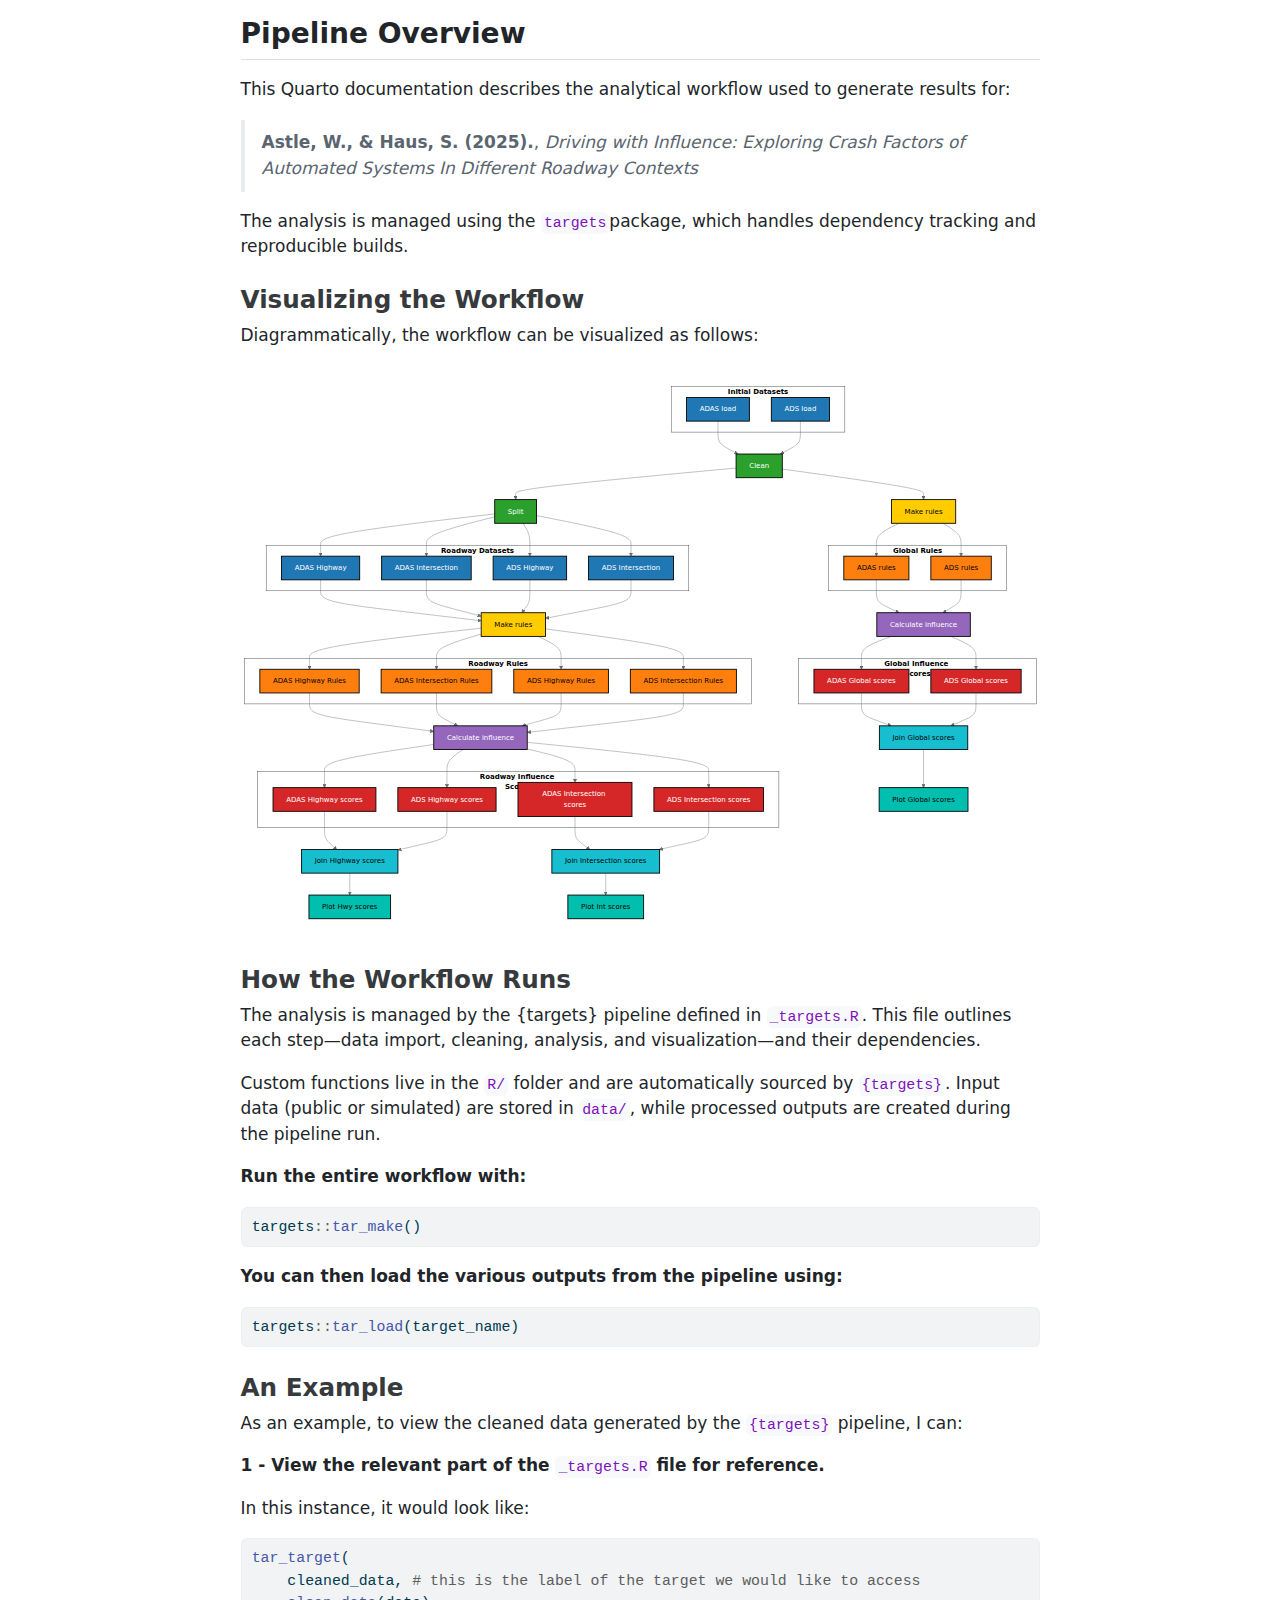
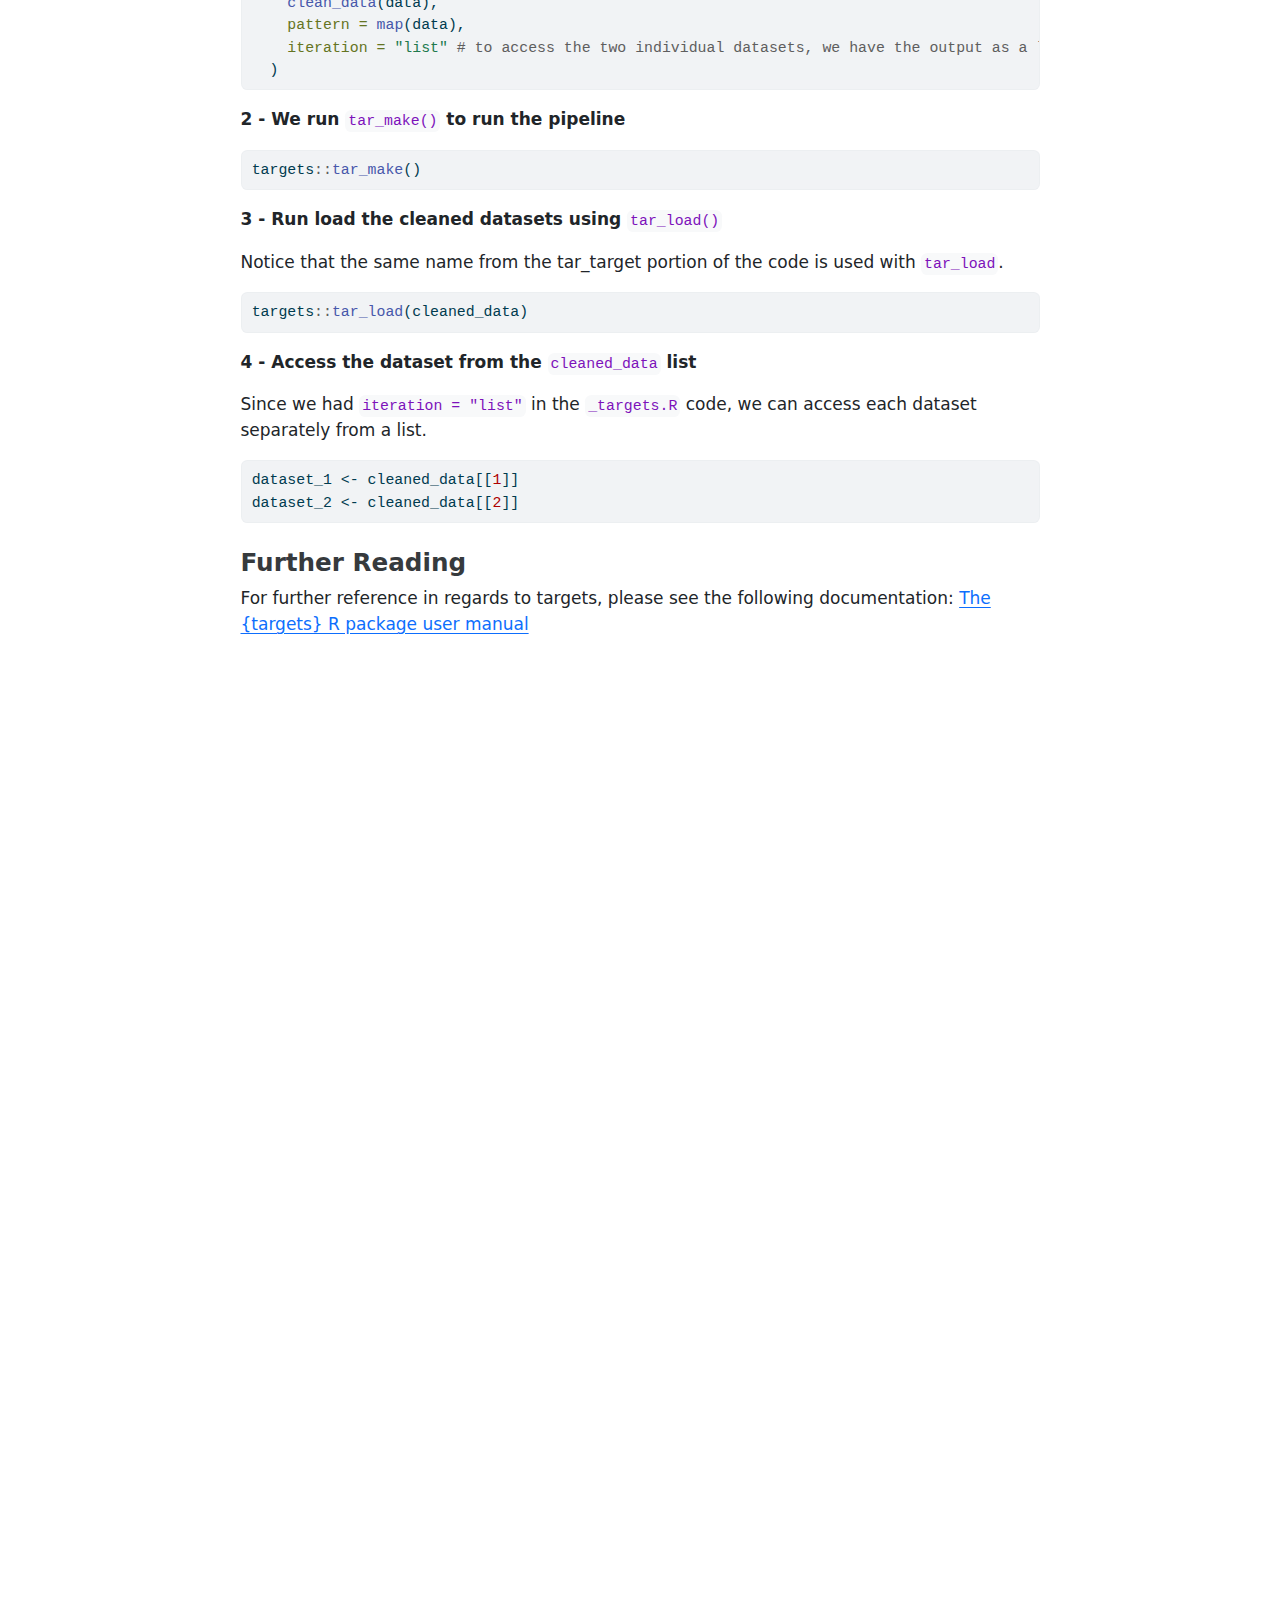
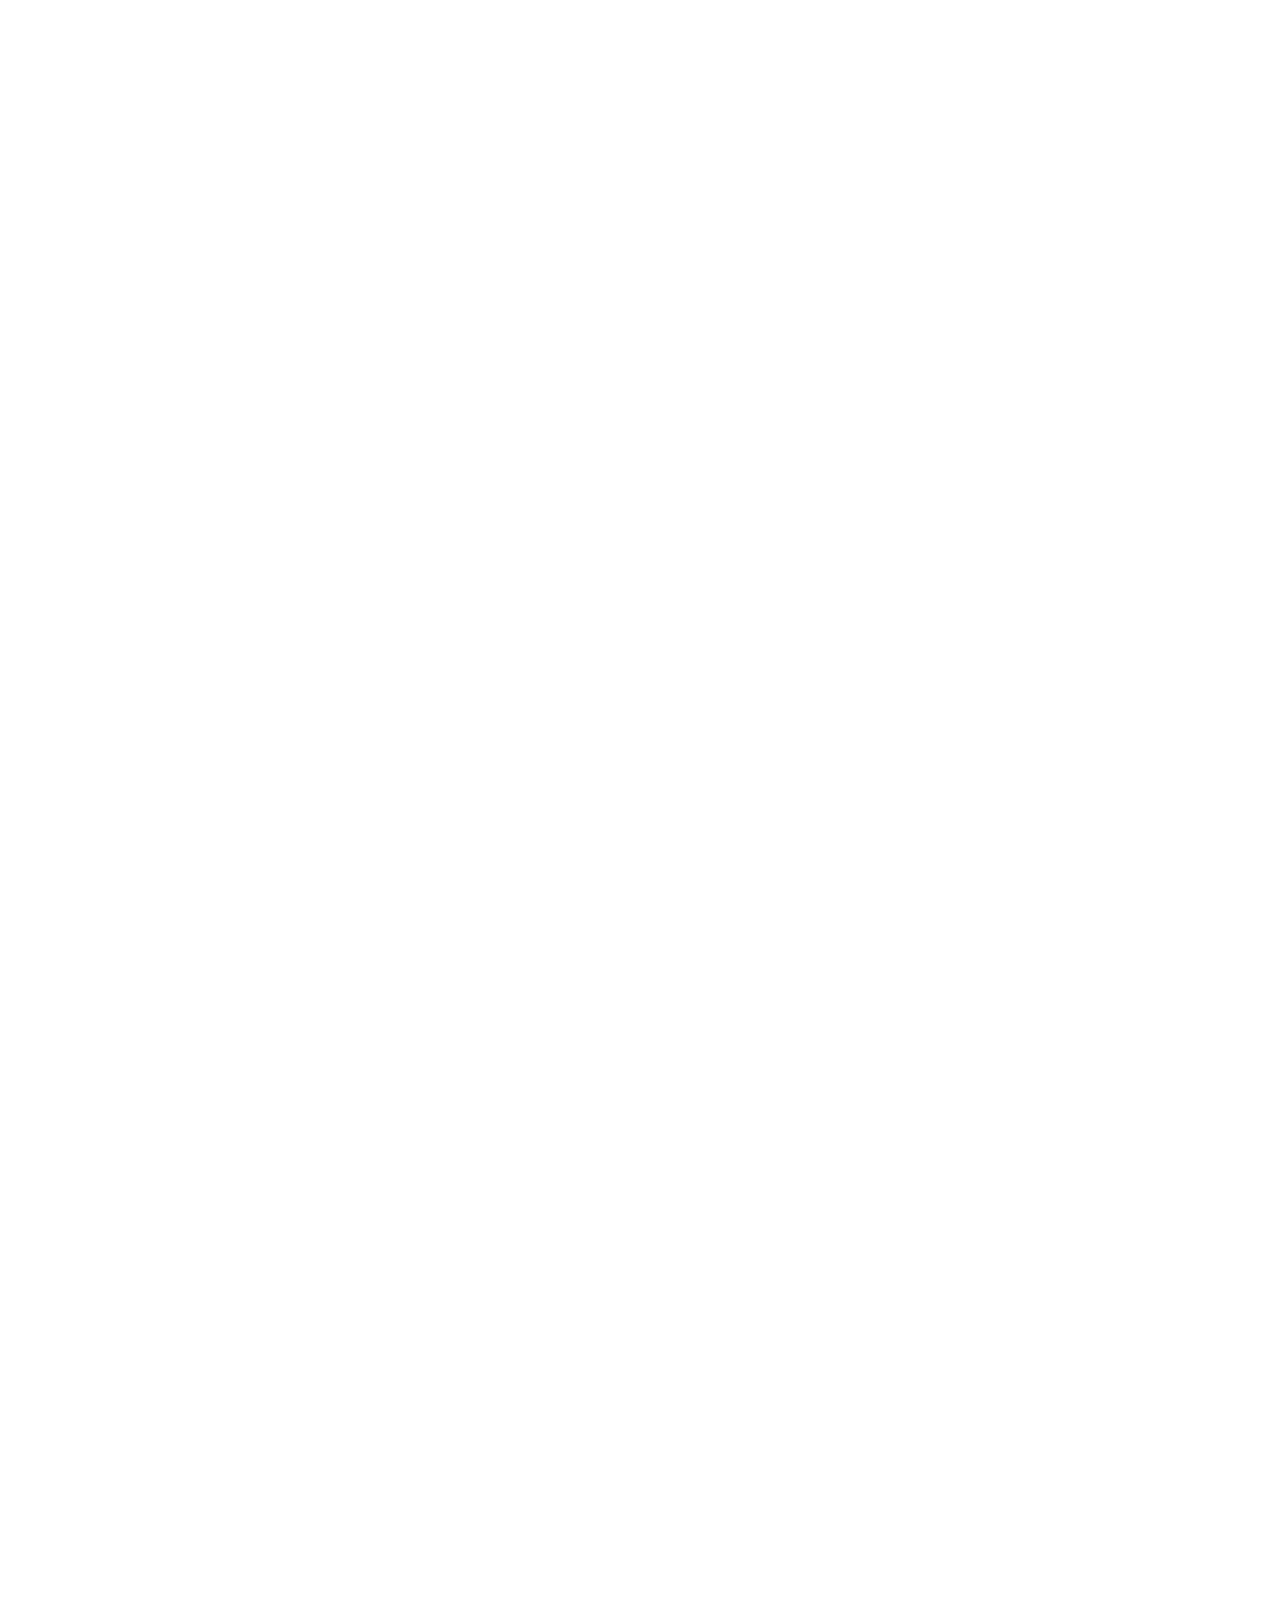
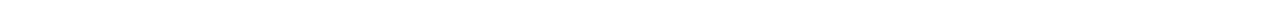
<file: docs/index.html>
<html xmlns="http://www.w3.org/1999/xhtml">    
  <head>      
    <title>Redirect to overview.html</title>      
    <meta http-equiv="refresh" content="0;URL='overview.html'" />    
  </head>    
  <body> 
  </body>  
</html>
</file>
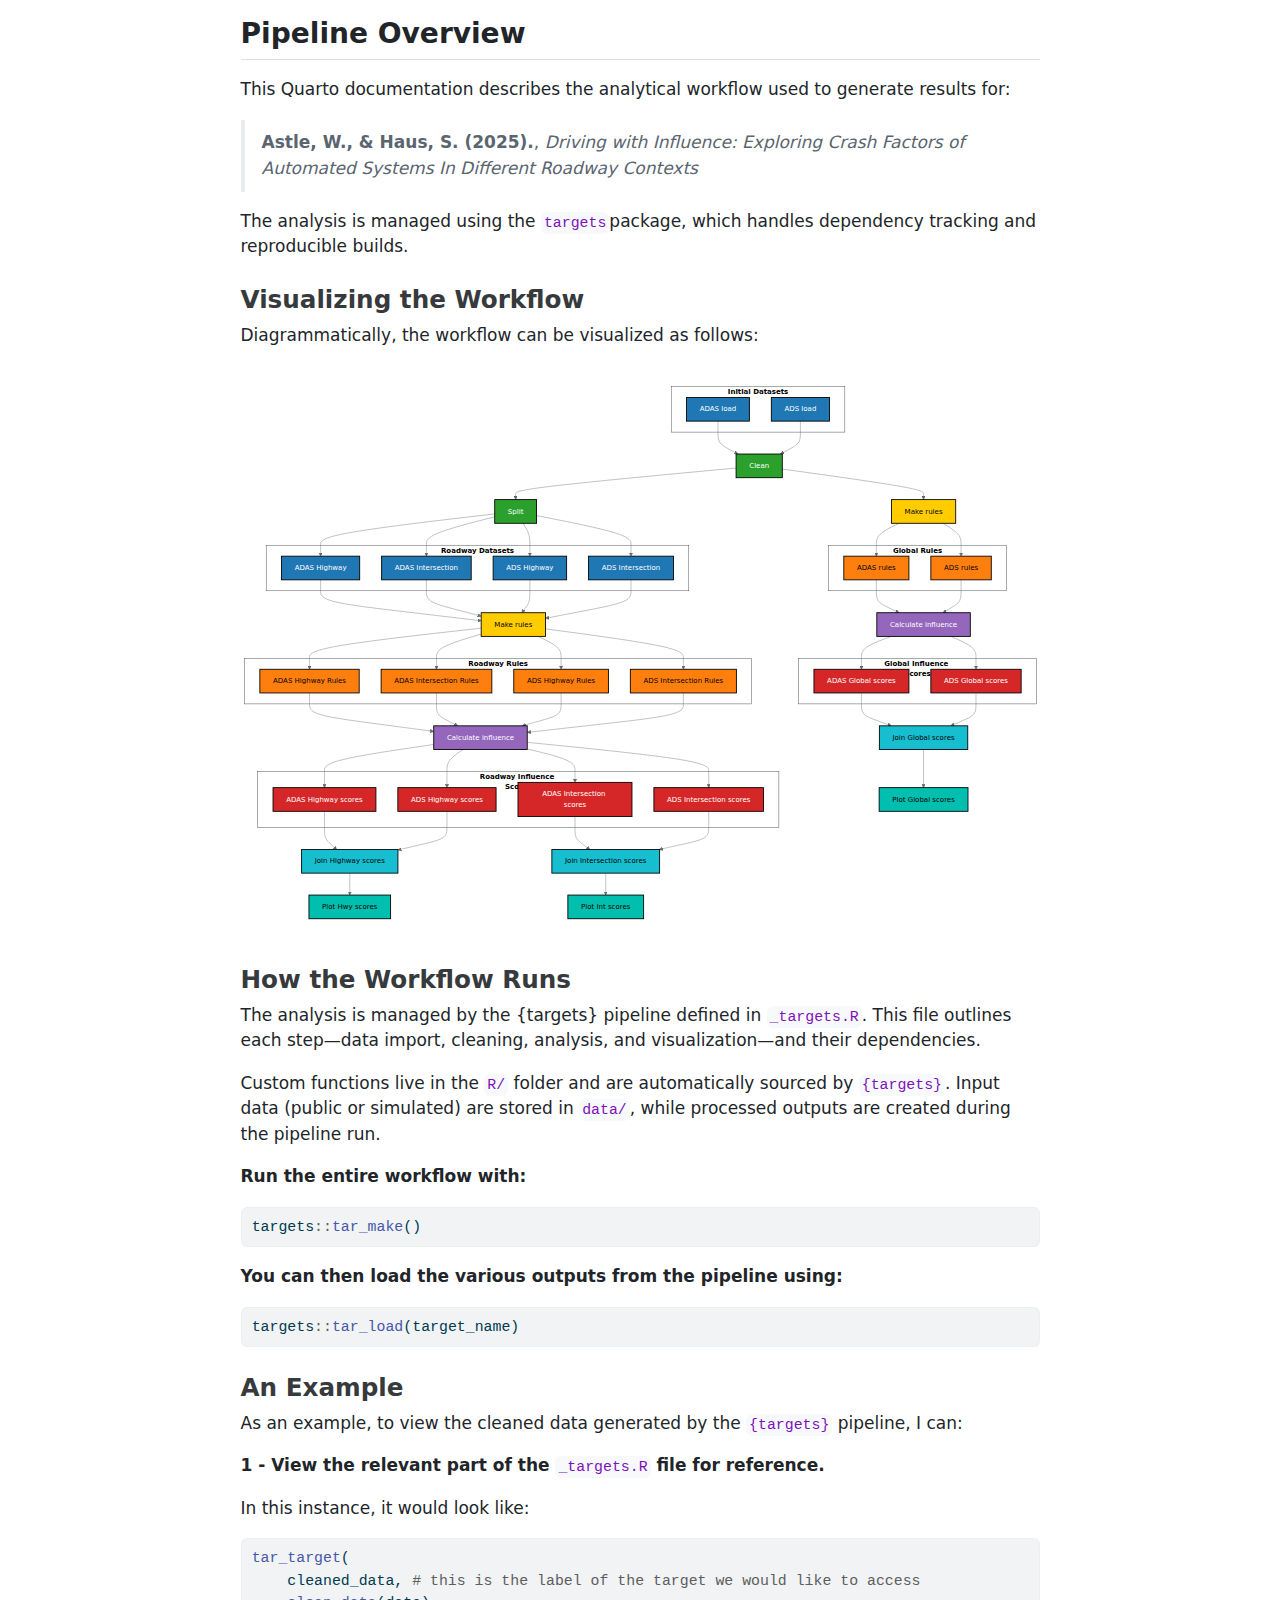
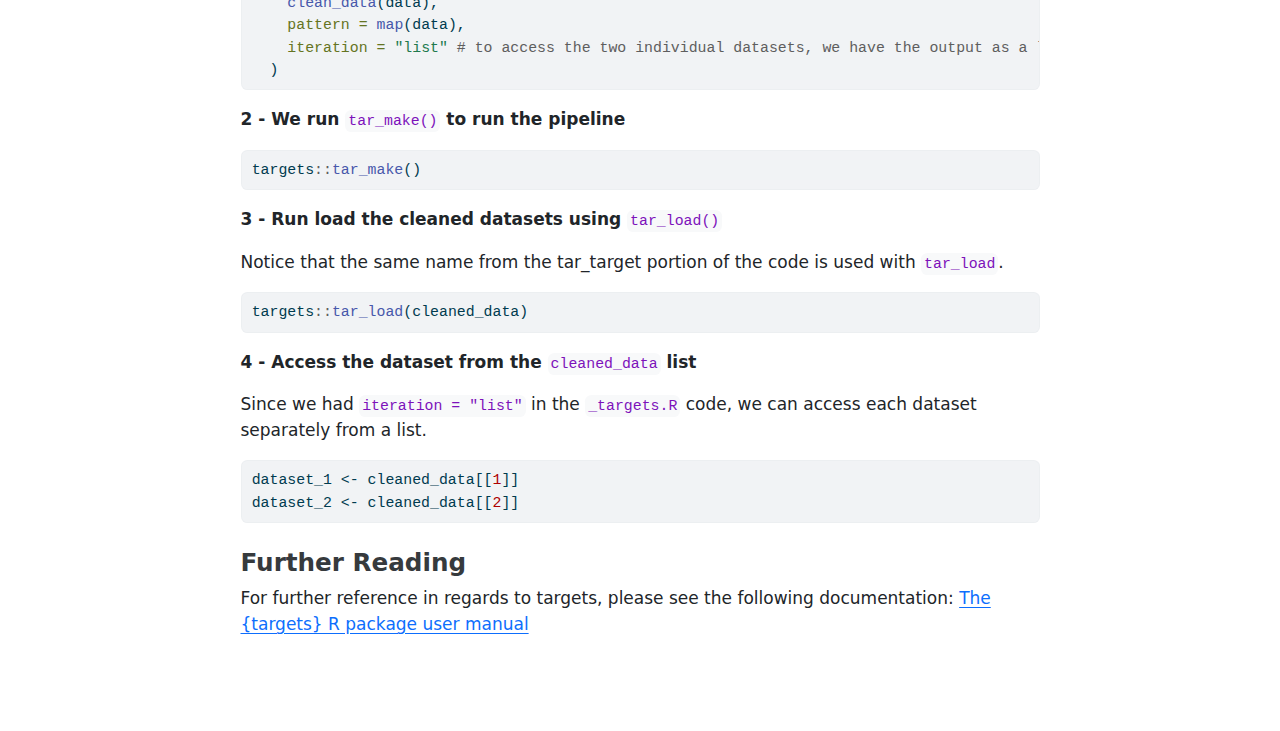
<file: docs/overview.html>
<!DOCTYPE html>
<html xmlns="http://www.w3.org/1999/xhtml" lang="en" xml:lang="en"><head>

<meta charset="utf-8">
<meta name="generator" content="quarto-1.7.33">

<meta name="viewport" content="width=device-width, initial-scale=1.0, user-scalable=yes">


<title>overview</title>
<style>
code{white-space: pre-wrap;}
span.smallcaps{font-variant: small-caps;}
div.columns{display: flex; gap: min(4vw, 1.5em);}
div.column{flex: auto; overflow-x: auto;}
div.hanging-indent{margin-left: 1.5em; text-indent: -1.5em;}
ul.task-list{list-style: none;}
ul.task-list li input[type="checkbox"] {
  width: 0.8em;
  margin: 0 0.8em 0.2em -1em; /* quarto-specific, see https://github.com/quarto-dev/quarto-cli/issues/4556 */ 
  vertical-align: middle;
}
/* CSS for syntax highlighting */
html { -webkit-text-size-adjust: 100%; }
pre > code.sourceCode { white-space: pre; position: relative; }
pre > code.sourceCode > span { display: inline-block; line-height: 1.25; }
pre > code.sourceCode > span:empty { height: 1.2em; }
.sourceCode { overflow: visible; }
code.sourceCode > span { color: inherit; text-decoration: inherit; }
div.sourceCode { margin: 1em 0; }
pre.sourceCode { margin: 0; }
@media screen {
div.sourceCode { overflow: auto; }
}
@media print {
pre > code.sourceCode { white-space: pre-wrap; }
pre > code.sourceCode > span { text-indent: -5em; padding-left: 5em; }
}
pre.numberSource code
  { counter-reset: source-line 0; }
pre.numberSource code > span
  { position: relative; left: -4em; counter-increment: source-line; }
pre.numberSource code > span > a:first-child::before
  { content: counter(source-line);
    position: relative; left: -1em; text-align: right; vertical-align: baseline;
    border: none; display: inline-block;
    -webkit-touch-callout: none; -webkit-user-select: none;
    -khtml-user-select: none; -moz-user-select: none;
    -ms-user-select: none; user-select: none;
    padding: 0 4px; width: 4em;
  }
pre.numberSource { margin-left: 3em;  padding-left: 4px; }
div.sourceCode
  {   }
@media screen {
pre > code.sourceCode > span > a:first-child::before { text-decoration: underline; }
}
</style>


<script src="overview_files/libs/clipboard/clipboard.min.js"></script>
<script src="overview_files/libs/quarto-html/quarto.js" type="module"></script>
<script src="overview_files/libs/quarto-html/tabsets/tabsets.js" type="module"></script>
<script src="overview_files/libs/quarto-html/popper.min.js"></script>
<script src="overview_files/libs/quarto-html/tippy.umd.min.js"></script>
<script src="overview_files/libs/quarto-html/anchor.min.js"></script>
<link href="overview_files/libs/quarto-html/tippy.css" rel="stylesheet">
<link href="overview_files/libs/quarto-html/quarto-syntax-highlighting-ea385d0e468b0dd5ea5bf0780b1290d9.css" rel="stylesheet" id="quarto-text-highlighting-styles">
<script src="overview_files/libs/bootstrap/bootstrap.min.js"></script>
<link href="overview_files/libs/bootstrap/bootstrap-icons.css" rel="stylesheet">
<link href="overview_files/libs/bootstrap/bootstrap-f6452a09791e4273fdea940301d678ec.min.css" rel="stylesheet" append-hash="true" id="quarto-bootstrap" data-mode="light">
<script src="overview_files/libs/quarto-diagram/mermaid.min.js"></script>
<script src="overview_files/libs/quarto-diagram/mermaid-init.js"></script>
<link href="overview_files/libs/quarto-diagram/mermaid.css" rel="stylesheet">


</head>

<body class="fullcontent quarto-light">

<div id="quarto-content" class="page-columns page-rows-contents page-layout-article">

<main class="content" id="quarto-document-content">




<section id="pipeline-overview" class="level2">
<h2 class="anchored" data-anchor-id="pipeline-overview">Pipeline Overview</h2>
<p>This Quarto documentation describes the analytical workflow used to generate results for:</p>
<blockquote class="blockquote">
<p><strong>Astle, W., &amp; Haus, S. (2025).</strong>, <em>Driving with Influence: Exploring Crash Factors of Automated Systems In Different Roadway Contexts</em></p>
</blockquote>
<p>The analysis is managed using the <code>targets</code>package, which handles dependency tracking and reproducible builds.</p>
<section id="visualizing-the-workflow" class="level3">
<h3 class="anchored" data-anchor-id="visualizing-the-workflow">Visualizing the Workflow</h3>
<p>Diagrammatically, the workflow can be visualized as follows:</p>
<div class="cell" data-layout-align="default">
<div class="cell-output-display">
<div>
<p></p><figure class="figure"><p></p>
<div>
<pre class="mermaid mermaid-js">flowchart TD

    %% Define the look for subgraphs
    classDef blackText fill:none,color:black,font-weight:bold;

    %% Initial load (Blue)
    subgraph Initial_Datasets["Initial Datasets"]
        A[ADAS load]
        B[ADS load]
    end
    class Initial_Datasets blackText
    style A fill:#1f77b4,stroke:#000,stroke-width:2px,color:#fff
    style B fill:#1f77b4,stroke:#000,stroke-width:2px,color:#fff

    A --&gt; C[Clean]
    B --&gt; C
    style C fill:#2ca02c,stroke:#000,stroke-width:2px,color:#fff

    %% Make rules nodes (Bright Gold)
    C --&gt; D[Make rules]
    style D fill:#ffcc00,stroke:#000,stroke-width:2px,color:#000

    %% Global Rules (Orange)
    subgraph Global_Rules["Global Rules"]
        E[ADAS rules]
        F[ADS rules]
    end
    class Global_Rules blackText
    style E fill:#ff7f0e,stroke:#000,stroke-width:2px,color:#000
    style F fill:#ff7f0e,stroke:#000,stroke-width:2px,color:#000

    G[Calculate influence]
    style G fill:#9467bd,stroke:#000,stroke-width:2px,color:#fff

    D --&gt; E --&gt; G
    D --&gt; F --&gt; G

    G --&gt; H[ADAS Global scores]
    G --&gt; I[ADS Global scores]
    style H fill:#d62728,stroke:#000,stroke-width:2px,color:#fff
    style I fill:#d62728,stroke:#000,stroke-width:2px,color:#fff

    %% Initial Influence Scores
    subgraph Global_Influence_Scores["Global Influence Scores"]
        H
        I
    end
    class Global_Influence_Scores blackText

    %% Join / Plot nodes (Cyan / Gray)
    H --&gt; J[Join Global scores]
    I --&gt; J
    style J fill:#17becf,stroke:#000,stroke-width:2px,color:#000

    J --&gt; K[Plot Global scores]

    style K fill:#00bfae,stroke:#000,stroke-width:2px,color:#000

    %% Split step (Green)
    C --&gt; N[Split]
    style N fill:#2ca02c,stroke:#000,stroke-width:2px,color:#fff

    subgraph Roadway_Datasets["Roadway Datasets"]
        O[ADAS Highway]
        P[ADAS Intersection]
        Q[ADS Highway]
        R[ADS Intersection]
    end
    class Roadway_Datasets blackText
    style O fill:#1f77b4,stroke:#000,stroke-width:2px,color:#fff
    style P fill:#1f77b4,stroke:#000,stroke-width:2px,color:#fff
    style Q fill:#1f77b4,stroke:#000,stroke-width:2px,color:#fff
    style R fill:#1f77b4,stroke:#000,stroke-width:2px,color:#fff

    %% Make rules nodes (Bright Gold)
    N --&gt; O --&gt; S[Make rules]
    N --&gt; P --&gt; S
    N --&gt; Q --&gt; S
    N --&gt; R --&gt; S
    style S fill:#ffcc00,stroke:#000,stroke-width:2px,color:#000

    %% Roadway Rules (Orange)
    S --&gt; T[ADAS Highway Rules]
    S --&gt; U[ADAS Intersection Rules]
    S --&gt; V[ADS Highway Rules]
    S --&gt; W[ADS Intersection Rules]
    style T fill:#ff7f0e,stroke:#000,stroke-width:2px,color:#000
    style U fill:#ff7f0e,stroke:#000,stroke-width:2px,color:#000
    style V fill:#ff7f0e,stroke:#000,stroke-width:2px,color:#000
    style W fill:#ff7f0e,stroke:#000,stroke-width:2px,color:#000

    subgraph Roadway_Rules["Roadway Rules"]
    T
    U
    V
    W
    end
    class Roadway_Rules blackText

    %% Roadway Rules Influence (Purple)
    T --&gt; X[Calculate influence]
    U --&gt; X
    V --&gt; X
    W --&gt; X
    style X fill:#9467bd,stroke:#000,stroke-width:2px,color:#fff

    %% Scores (Red)
    X --&gt; Y[ADAS Highway scores]
    X --&gt; Z[ADAS Intersection scores]
    X --&gt; AA[ADS Highway scores]
    X --&gt; AB[ADS Intersection scores]
    style Y fill:#d62728,stroke:#000,stroke-width:2px,color:#fff
    style Z fill:#d62728,stroke:#000,stroke-width:2px,color:#fff
    style AA fill:#d62728,stroke:#000,stroke-width:2px,color:#fff
    style AB fill:#d62728,stroke:#000,stroke-width:2px,color:#fff

    subgraph Roadway_Influence_Scores["Roadway Influence Scores"]
    Y
    Z
    AA
    AB
    end
    class Roadway_Influence_Scores blackText
    
    %% Join / Plot nodes (Cyan / Gray)
Z --&gt; AC[Join Intersection scores] --&gt; AD[Plot Int scores]
style AC fill:#17becf,stroke:#000,stroke-width:2px,color:#000
style AD fill:#00bfae,stroke:#000,stroke-width:2px,color:#000

Y --&gt; AE[Join Highway scores] --&gt; AF[Plot Hwy scores]
style AE fill:#17becf,stroke:#000,stroke-width:2px,color:#000
style AF fill:#00bfae,stroke:#000,stroke-width:2px,color:#000

AA --&gt; AE
AB --&gt;AC

</pre>
</div>
<p></p></figure><p></p>
</div>
</div>
</div>
</section>
<section id="how-the-workflow-runs" class="level3">
<h3 class="anchored" data-anchor-id="how-the-workflow-runs">How the Workflow Runs</h3>
<p>The analysis is managed by the {targets} pipeline defined in <code>_targets.R</code>. This file outlines each step—data import, cleaning, analysis, and visualization—and their dependencies.</p>
<p>Custom functions live in the <code>R/</code> folder and are automatically sourced by <code>{targets}</code>. Input data (public or simulated) are stored in <code>data/</code>, while processed outputs are created during the pipeline run.</p>
<p><strong>Run the entire workflow with:</strong></p>
<div class="cell">
<div class="sourceCode cell-code" id="cb1"><pre class="sourceCode r code-with-copy"><code class="sourceCode r"><span id="cb1-1"><a href="#cb1-1" aria-hidden="true" tabindex="-1"></a>targets<span class="sc">::</span><span class="fu">tar_make</span>()</span></code><button title="Copy to Clipboard" class="code-copy-button"><i class="bi"></i></button></pre></div>
</div>
<p><strong>You can then load the various outputs from the pipeline using:</strong></p>
<div class="cell">
<div class="sourceCode cell-code" id="cb2"><pre class="sourceCode r code-with-copy"><code class="sourceCode r"><span id="cb2-1"><a href="#cb2-1" aria-hidden="true" tabindex="-1"></a>targets<span class="sc">::</span><span class="fu">tar_load</span>(target_name)</span></code><button title="Copy to Clipboard" class="code-copy-button"><i class="bi"></i></button></pre></div>
</div>
</section>
<section id="an-example" class="level3">
<h3 class="anchored" data-anchor-id="an-example">An Example</h3>
<p>As an example, to view the cleaned data generated by the <code>{targets}</code> pipeline, I can:</p>
<p><strong>1 - View the relevant part of the <code>_targets.R</code> file for reference.</strong></p>
<p>In this instance, it would look like:</p>
<div class="cell">
<div class="sourceCode cell-code" id="cb3"><pre class="sourceCode r code-with-copy"><code class="sourceCode r"><span id="cb3-1"><a href="#cb3-1" aria-hidden="true" tabindex="-1"></a><span class="fu">tar_target</span>(</span>
<span id="cb3-2"><a href="#cb3-2" aria-hidden="true" tabindex="-1"></a>    cleaned_data, <span class="co"># this is the label of the target we would like to access</span></span>
<span id="cb3-3"><a href="#cb3-3" aria-hidden="true" tabindex="-1"></a>    <span class="fu">clean_data</span>(data),</span>
<span id="cb3-4"><a href="#cb3-4" aria-hidden="true" tabindex="-1"></a>    <span class="at">pattern =</span> <span class="fu">map</span>(data),</span>
<span id="cb3-5"><a href="#cb3-5" aria-hidden="true" tabindex="-1"></a>    <span class="at">iteration =</span> <span class="st">"list"</span> <span class="co"># to access the two individual datasets, we have the output as a list</span></span>
<span id="cb3-6"><a href="#cb3-6" aria-hidden="true" tabindex="-1"></a>  )</span></code><button title="Copy to Clipboard" class="code-copy-button"><i class="bi"></i></button></pre></div>
</div>
<p><strong>2 - We run <code>tar_make()</code> to run the pipeline</strong></p>
<div class="cell">
<div class="sourceCode cell-code" id="cb4"><pre class="sourceCode r code-with-copy"><code class="sourceCode r"><span id="cb4-1"><a href="#cb4-1" aria-hidden="true" tabindex="-1"></a>targets<span class="sc">::</span><span class="fu">tar_make</span>()</span></code><button title="Copy to Clipboard" class="code-copy-button"><i class="bi"></i></button></pre></div>
</div>
<p><strong>3 - Run load the cleaned datasets using <code>tar_load()</code></strong></p>
<p>Notice that the same name from the tar_target portion of the code is used with <code>tar_load</code>.</p>
<div class="cell">
<div class="sourceCode cell-code" id="cb5"><pre class="sourceCode r code-with-copy"><code class="sourceCode r"><span id="cb5-1"><a href="#cb5-1" aria-hidden="true" tabindex="-1"></a>targets<span class="sc">::</span><span class="fu">tar_load</span>(cleaned_data)</span></code><button title="Copy to Clipboard" class="code-copy-button"><i class="bi"></i></button></pre></div>
</div>
<p><strong>4 - Access the dataset from the <code>cleaned_data</code> list</strong></p>
<p>Since we had <code>iteration = "list"</code> in the <code>_targets.R</code> code, we can access each dataset separately from a list.</p>
<div class="cell">
<div class="sourceCode cell-code" id="cb6"><pre class="sourceCode r code-with-copy"><code class="sourceCode r"><span id="cb6-1"><a href="#cb6-1" aria-hidden="true" tabindex="-1"></a>dataset_1 <span class="ot">&lt;-</span> cleaned_data[[<span class="dv">1</span>]]</span>
<span id="cb6-2"><a href="#cb6-2" aria-hidden="true" tabindex="-1"></a>dataset_2 <span class="ot">&lt;-</span> cleaned_data[[<span class="dv">2</span>]]</span></code><button title="Copy to Clipboard" class="code-copy-button"><i class="bi"></i></button></pre></div>
</div>
</section>
<section id="further-reading" class="level3">
<h3 class="anchored" data-anchor-id="further-reading">Further Reading</h3>
<p>For further reference in regards to targets, please see the following documentation: <a href="https://books.ropensci.org/targets/">The {targets} R package user manual</a></p>
</section>
</section>

</main>
<!-- /main column -->
<script id="quarto-html-after-body" type="application/javascript">
  window.document.addEventListener("DOMContentLoaded", function (event) {
    const icon = "";
    const anchorJS = new window.AnchorJS();
    anchorJS.options = {
      placement: 'right',
      icon: icon
    };
    anchorJS.add('.anchored');
    const isCodeAnnotation = (el) => {
      for (const clz of el.classList) {
        if (clz.startsWith('code-annotation-')) {                     
          return true;
        }
      }
      return false;
    }
    const onCopySuccess = function(e) {
      // button target
      const button = e.trigger;
      // don't keep focus
      button.blur();
      // flash "checked"
      button.classList.add('code-copy-button-checked');
      var currentTitle = button.getAttribute("title");
      button.setAttribute("title", "Copied!");
      let tooltip;
      if (window.bootstrap) {
        button.setAttribute("data-bs-toggle", "tooltip");
        button.setAttribute("data-bs-placement", "left");
        button.setAttribute("data-bs-title", "Copied!");
        tooltip = new bootstrap.Tooltip(button, 
          { trigger: "manual", 
            customClass: "code-copy-button-tooltip",
            offset: [0, -8]});
        tooltip.show();    
      }
      setTimeout(function() {
        if (tooltip) {
          tooltip.hide();
          button.removeAttribute("data-bs-title");
          button.removeAttribute("data-bs-toggle");
          button.removeAttribute("data-bs-placement");
        }
        button.setAttribute("title", currentTitle);
        button.classList.remove('code-copy-button-checked');
      }, 1000);
      // clear code selection
      e.clearSelection();
    }
    const getTextToCopy = function(trigger) {
        const codeEl = trigger.previousElementSibling.cloneNode(true);
        for (const childEl of codeEl.children) {
          if (isCodeAnnotation(childEl)) {
            childEl.remove();
          }
        }
        return codeEl.innerText;
    }
    const clipboard = new window.ClipboardJS('.code-copy-button:not([data-in-quarto-modal])', {
      text: getTextToCopy
    });
    clipboard.on('success', onCopySuccess);
    if (window.document.getElementById('quarto-embedded-source-code-modal')) {
      const clipboardModal = new window.ClipboardJS('.code-copy-button[data-in-quarto-modal]', {
        text: getTextToCopy,
        container: window.document.getElementById('quarto-embedded-source-code-modal')
      });
      clipboardModal.on('success', onCopySuccess);
    }
      var localhostRegex = new RegExp(/^(?:http|https):\/\/localhost\:?[0-9]*\//);
      var mailtoRegex = new RegExp(/^mailto:/);
        var filterRegex = new RegExp('/' + window.location.host + '/');
      var isInternal = (href) => {
          return filterRegex.test(href) || localhostRegex.test(href) || mailtoRegex.test(href);
      }
      // Inspect non-navigation links and adorn them if external
     var links = window.document.querySelectorAll('a[href]:not(.nav-link):not(.navbar-brand):not(.toc-action):not(.sidebar-link):not(.sidebar-item-toggle):not(.pagination-link):not(.no-external):not([aria-hidden]):not(.dropdown-item):not(.quarto-navigation-tool):not(.about-link)');
      for (var i=0; i<links.length; i++) {
        const link = links[i];
        if (!isInternal(link.href)) {
          // undo the damage that might have been done by quarto-nav.js in the case of
          // links that we want to consider external
          if (link.dataset.originalHref !== undefined) {
            link.href = link.dataset.originalHref;
          }
        }
      }
    function tippyHover(el, contentFn, onTriggerFn, onUntriggerFn) {
      const config = {
        allowHTML: true,
        maxWidth: 500,
        delay: 100,
        arrow: false,
        appendTo: function(el) {
            return el.parentElement;
        },
        interactive: true,
        interactiveBorder: 10,
        theme: 'quarto',
        placement: 'bottom-start',
      };
      if (contentFn) {
        config.content = contentFn;
      }
      if (onTriggerFn) {
        config.onTrigger = onTriggerFn;
      }
      if (onUntriggerFn) {
        config.onUntrigger = onUntriggerFn;
      }
      window.tippy(el, config); 
    }
    const noterefs = window.document.querySelectorAll('a[role="doc-noteref"]');
    for (var i=0; i<noterefs.length; i++) {
      const ref = noterefs[i];
      tippyHover(ref, function() {
        // use id or data attribute instead here
        let href = ref.getAttribute('data-footnote-href') || ref.getAttribute('href');
        try { href = new URL(href).hash; } catch {}
        const id = href.replace(/^#\/?/, "");
        const note = window.document.getElementById(id);
        if (note) {
          return note.innerHTML;
        } else {
          return "";
        }
      });
    }
    const xrefs = window.document.querySelectorAll('a.quarto-xref');
    const processXRef = (id, note) => {
      // Strip column container classes
      const stripColumnClz = (el) => {
        el.classList.remove("page-full", "page-columns");
        if (el.children) {
          for (const child of el.children) {
            stripColumnClz(child);
          }
        }
      }
      stripColumnClz(note)
      if (id === null || id.startsWith('sec-')) {
        // Special case sections, only their first couple elements
        const container = document.createElement("div");
        if (note.children && note.children.length > 2) {
          container.appendChild(note.children[0].cloneNode(true));
          for (let i = 1; i < note.children.length; i++) {
            const child = note.children[i];
            if (child.tagName === "P" && child.innerText === "") {
              continue;
            } else {
              container.appendChild(child.cloneNode(true));
              break;
            }
          }
          if (window.Quarto?.typesetMath) {
            window.Quarto.typesetMath(container);
          }
          return container.innerHTML
        } else {
          if (window.Quarto?.typesetMath) {
            window.Quarto.typesetMath(note);
          }
          return note.innerHTML;
        }
      } else {
        // Remove any anchor links if they are present
        const anchorLink = note.querySelector('a.anchorjs-link');
        if (anchorLink) {
          anchorLink.remove();
        }
        if (window.Quarto?.typesetMath) {
          window.Quarto.typesetMath(note);
        }
        if (note.classList.contains("callout")) {
          return note.outerHTML;
        } else {
          return note.innerHTML;
        }
      }
    }
    for (var i=0; i<xrefs.length; i++) {
      const xref = xrefs[i];
      tippyHover(xref, undefined, function(instance) {
        instance.disable();
        let url = xref.getAttribute('href');
        let hash = undefined; 
        if (url.startsWith('#')) {
          hash = url;
        } else {
          try { hash = new URL(url).hash; } catch {}
        }
        if (hash) {
          const id = hash.replace(/^#\/?/, "");
          const note = window.document.getElementById(id);
          if (note !== null) {
            try {
              const html = processXRef(id, note.cloneNode(true));
              instance.setContent(html);
            } finally {
              instance.enable();
              instance.show();
            }
          } else {
            // See if we can fetch this
            fetch(url.split('#')[0])
            .then(res => res.text())
            .then(html => {
              const parser = new DOMParser();
              const htmlDoc = parser.parseFromString(html, "text/html");
              const note = htmlDoc.getElementById(id);
              if (note !== null) {
                const html = processXRef(id, note);
                instance.setContent(html);
              } 
            }).finally(() => {
              instance.enable();
              instance.show();
            });
          }
        } else {
          // See if we can fetch a full url (with no hash to target)
          // This is a special case and we should probably do some content thinning / targeting
          fetch(url)
          .then(res => res.text())
          .then(html => {
            const parser = new DOMParser();
            const htmlDoc = parser.parseFromString(html, "text/html");
            const note = htmlDoc.querySelector('main.content');
            if (note !== null) {
              // This should only happen for chapter cross references
              // (since there is no id in the URL)
              // remove the first header
              if (note.children.length > 0 && note.children[0].tagName === "HEADER") {
                note.children[0].remove();
              }
              const html = processXRef(null, note);
              instance.setContent(html);
            } 
          }).finally(() => {
            instance.enable();
            instance.show();
          });
        }
      }, function(instance) {
      });
    }
        let selectedAnnoteEl;
        const selectorForAnnotation = ( cell, annotation) => {
          let cellAttr = 'data-code-cell="' + cell + '"';
          let lineAttr = 'data-code-annotation="' +  annotation + '"';
          const selector = 'span[' + cellAttr + '][' + lineAttr + ']';
          return selector;
        }
        const selectCodeLines = (annoteEl) => {
          const doc = window.document;
          const targetCell = annoteEl.getAttribute("data-target-cell");
          const targetAnnotation = annoteEl.getAttribute("data-target-annotation");
          const annoteSpan = window.document.querySelector(selectorForAnnotation(targetCell, targetAnnotation));
          const lines = annoteSpan.getAttribute("data-code-lines").split(",");
          const lineIds = lines.map((line) => {
            return targetCell + "-" + line;
          })
          let top = null;
          let height = null;
          let parent = null;
          if (lineIds.length > 0) {
              //compute the position of the single el (top and bottom and make a div)
              const el = window.document.getElementById(lineIds[0]);
              top = el.offsetTop;
              height = el.offsetHeight;
              parent = el.parentElement.parentElement;
            if (lineIds.length > 1) {
              const lastEl = window.document.getElementById(lineIds[lineIds.length - 1]);
              const bottom = lastEl.offsetTop + lastEl.offsetHeight;
              height = bottom - top;
            }
            if (top !== null && height !== null && parent !== null) {
              // cook up a div (if necessary) and position it 
              let div = window.document.getElementById("code-annotation-line-highlight");
              if (div === null) {
                div = window.document.createElement("div");
                div.setAttribute("id", "code-annotation-line-highlight");
                div.style.position = 'absolute';
                parent.appendChild(div);
              }
              div.style.top = top - 2 + "px";
              div.style.height = height + 4 + "px";
              div.style.left = 0;
              let gutterDiv = window.document.getElementById("code-annotation-line-highlight-gutter");
              if (gutterDiv === null) {
                gutterDiv = window.document.createElement("div");
                gutterDiv.setAttribute("id", "code-annotation-line-highlight-gutter");
                gutterDiv.style.position = 'absolute';
                const codeCell = window.document.getElementById(targetCell);
                const gutter = codeCell.querySelector('.code-annotation-gutter');
                gutter.appendChild(gutterDiv);
              }
              gutterDiv.style.top = top - 2 + "px";
              gutterDiv.style.height = height + 4 + "px";
            }
            selectedAnnoteEl = annoteEl;
          }
        };
        const unselectCodeLines = () => {
          const elementsIds = ["code-annotation-line-highlight", "code-annotation-line-highlight-gutter"];
          elementsIds.forEach((elId) => {
            const div = window.document.getElementById(elId);
            if (div) {
              div.remove();
            }
          });
          selectedAnnoteEl = undefined;
        };
          // Handle positioning of the toggle
      window.addEventListener(
        "resize",
        throttle(() => {
          elRect = undefined;
          if (selectedAnnoteEl) {
            selectCodeLines(selectedAnnoteEl);
          }
        }, 10)
      );
      function throttle(fn, ms) {
      let throttle = false;
      let timer;
        return (...args) => {
          if(!throttle) { // first call gets through
              fn.apply(this, args);
              throttle = true;
          } else { // all the others get throttled
              if(timer) clearTimeout(timer); // cancel #2
              timer = setTimeout(() => {
                fn.apply(this, args);
                timer = throttle = false;
              }, ms);
          }
        };
      }
        // Attach click handler to the DT
        const annoteDls = window.document.querySelectorAll('dt[data-target-cell]');
        for (const annoteDlNode of annoteDls) {
          annoteDlNode.addEventListener('click', (event) => {
            const clickedEl = event.target;
            if (clickedEl !== selectedAnnoteEl) {
              unselectCodeLines();
              const activeEl = window.document.querySelector('dt[data-target-cell].code-annotation-active');
              if (activeEl) {
                activeEl.classList.remove('code-annotation-active');
              }
              selectCodeLines(clickedEl);
              clickedEl.classList.add('code-annotation-active');
            } else {
              // Unselect the line
              unselectCodeLines();
              clickedEl.classList.remove('code-annotation-active');
            }
          });
        }
    const findCites = (el) => {
      const parentEl = el.parentElement;
      if (parentEl) {
        const cites = parentEl.dataset.cites;
        if (cites) {
          return {
            el,
            cites: cites.split(' ')
          };
        } else {
          return findCites(el.parentElement)
        }
      } else {
        return undefined;
      }
    };
    var bibliorefs = window.document.querySelectorAll('a[role="doc-biblioref"]');
    for (var i=0; i<bibliorefs.length; i++) {
      const ref = bibliorefs[i];
      const citeInfo = findCites(ref);
      if (citeInfo) {
        tippyHover(citeInfo.el, function() {
          var popup = window.document.createElement('div');
          citeInfo.cites.forEach(function(cite) {
            var citeDiv = window.document.createElement('div');
            citeDiv.classList.add('hanging-indent');
            citeDiv.classList.add('csl-entry');
            var biblioDiv = window.document.getElementById('ref-' + cite);
            if (biblioDiv) {
              citeDiv.innerHTML = biblioDiv.innerHTML;
            }
            popup.appendChild(citeDiv);
          });
          return popup.innerHTML;
        });
      }
    }
  });
  </script>
</div> <!-- /content -->




</body></html>
</file>
<file: docs/overview_files/libs/quarto-html/tippy.css>
.tippy-box[data-animation=fade][data-state=hidden]{opacity:0}[data-tippy-root]{max-width:calc(100vw - 10px)}.tippy-box{position:relative;background-color:#333;color:#fff;border-radius:4px;font-size:14px;line-height:1.4;white-space:normal;outline:0;transition-property:transform,visibility,opacity}.tippy-box[data-placement^=top]>.tippy-arrow{bottom:0}.tippy-box[data-placement^=top]>.tippy-arrow:before{bottom:-7px;left:0;border-width:8px 8px 0;border-top-color:initial;transform-origin:center top}.tippy-box[data-placement^=bottom]>.tippy-arrow{top:0}.tippy-box[data-placement^=bottom]>.tippy-arrow:before{top:-7px;left:0;border-width:0 8px 8px;border-bottom-color:initial;transform-origin:center bottom}.tippy-box[data-placement^=left]>.tippy-arrow{right:0}.tippy-box[data-placement^=left]>.tippy-arrow:before{border-width:8px 0 8px 8px;border-left-color:initial;right:-7px;transform-origin:center left}.tippy-box[data-placement^=right]>.tippy-arrow{left:0}.tippy-box[data-placement^=right]>.tippy-arrow:before{left:-7px;border-width:8px 8px 8px 0;border-right-color:initial;transform-origin:center right}.tippy-box[data-inertia][data-state=visible]{transition-timing-function:cubic-bezier(.54,1.5,.38,1.11)}.tippy-arrow{width:16px;height:16px;color:#333}.tippy-arrow:before{content:"";position:absolute;border-color:transparent;border-style:solid}.tippy-content{position:relative;padding:5px 9px;z-index:1}
</file>
<file: docs/overview_files/libs/quarto-html/quarto-syntax-highlighting-ea385d0e468b0dd5ea5bf0780b1290d9.css>
/* quarto syntax highlight colors */
:root {
  --quarto-hl-ot-color: #003B4F;
  --quarto-hl-at-color: #657422;
  --quarto-hl-ss-color: #20794D;
  --quarto-hl-an-color: #5E5E5E;
  --quarto-hl-fu-color: #4758AB;
  --quarto-hl-st-color: #20794D;
  --quarto-hl-cf-color: #003B4F;
  --quarto-hl-op-color: #5E5E5E;
  --quarto-hl-er-color: #AD0000;
  --quarto-hl-bn-color: #AD0000;
  --quarto-hl-al-color: #AD0000;
  --quarto-hl-va-color: #111111;
  --quarto-hl-bu-color: inherit;
  --quarto-hl-ex-color: inherit;
  --quarto-hl-pp-color: #AD0000;
  --quarto-hl-in-color: #5E5E5E;
  --quarto-hl-vs-color: #20794D;
  --quarto-hl-wa-color: #5E5E5E;
  --quarto-hl-do-color: #5E5E5E;
  --quarto-hl-im-color: #00769E;
  --quarto-hl-ch-color: #20794D;
  --quarto-hl-dt-color: #AD0000;
  --quarto-hl-fl-color: #AD0000;
  --quarto-hl-co-color: #5E5E5E;
  --quarto-hl-cv-color: #5E5E5E;
  --quarto-hl-cn-color: #8f5902;
  --quarto-hl-sc-color: #5E5E5E;
  --quarto-hl-dv-color: #AD0000;
  --quarto-hl-kw-color: #003B4F;
}

/* other quarto variables */
:root {
  --quarto-font-monospace: SFMono-Regular, Menlo, Monaco, Consolas, "Liberation Mono", "Courier New", monospace;
}

/* syntax highlight based on Pandoc's rules */
pre > code.sourceCode > span {
  color: #003B4F;
}

code.sourceCode > span {
  color: #003B4F;
}

div.sourceCode,
div.sourceCode pre.sourceCode {
  color: #003B4F;
}

/* Normal */
code span {
  color: #003B4F;
}

/* Alert */
code span.al {
  color: #AD0000;
  font-style: inherit;
}

/* Annotation */
code span.an {
  color: #5E5E5E;
  font-style: inherit;
}

/* Attribute */
code span.at {
  color: #657422;
  font-style: inherit;
}

/* BaseN */
code span.bn {
  color: #AD0000;
  font-style: inherit;
}

/* BuiltIn */
code span.bu {
  font-style: inherit;
}

/* ControlFlow */
code span.cf {
  color: #003B4F;
  font-weight: bold;
  font-style: inherit;
}

/* Char */
code span.ch {
  color: #20794D;
  font-style: inherit;
}

/* Constant */
code span.cn {
  color: #8f5902;
  font-style: inherit;
}

/* Comment */
code span.co {
  color: #5E5E5E;
  font-style: inherit;
}

/* CommentVar */
code span.cv {
  color: #5E5E5E;
  font-style: italic;
}

/* Documentation */
code span.do {
  color: #5E5E5E;
  font-style: italic;
}

/* DataType */
code span.dt {
  color: #AD0000;
  font-style: inherit;
}

/* DecVal */
code span.dv {
  color: #AD0000;
  font-style: inherit;
}

/* Error */
code span.er {
  color: #AD0000;
  font-style: inherit;
}

/* Extension */
code span.ex {
  font-style: inherit;
}

/* Float */
code span.fl {
  color: #AD0000;
  font-style: inherit;
}

/* Function */
code span.fu {
  color: #4758AB;
  font-style: inherit;
}

/* Import */
code span.im {
  color: #00769E;
  font-style: inherit;
}

/* Information */
code span.in {
  color: #5E5E5E;
  font-style: inherit;
}

/* Keyword */
code span.kw {
  color: #003B4F;
  font-weight: bold;
  font-style: inherit;
}

/* Operator */
code span.op {
  color: #5E5E5E;
  font-style: inherit;
}

/* Other */
code span.ot {
  color: #003B4F;
  font-style: inherit;
}

/* Preprocessor */
code span.pp {
  color: #AD0000;
  font-style: inherit;
}

/* SpecialChar */
code span.sc {
  color: #5E5E5E;
  font-style: inherit;
}

/* SpecialString */
code span.ss {
  color: #20794D;
  font-style: inherit;
}

/* String */
code span.st {
  color: #20794D;
  font-style: inherit;
}

/* Variable */
code span.va {
  color: #111111;
  font-style: inherit;
}

/* VerbatimString */
code span.vs {
  color: #20794D;
  font-style: inherit;
}

/* Warning */
code span.wa {
  color: #5E5E5E;
  font-style: italic;
}

.prevent-inlining {
  content: "</";
}

/*# sourceMappingURL=538754cbb4183396a2435bcb80637e05.css.map */
</file>
<file: docs/overview_files/libs/quarto-diagram/mermaid.css>
.mermaidTooltip {
  position: absolute;
  text-align: center;
  max-width: 200px;
  padding: 2px;
  font-family: "trebuchet ms", verdana, arial;
  font-size: 12px;
  background: #ffffde;
  border: 1px solid #aaaa33;
  border-radius: 2px;
  pointer-events: none;
  z-index: 1000;
}
</file>
